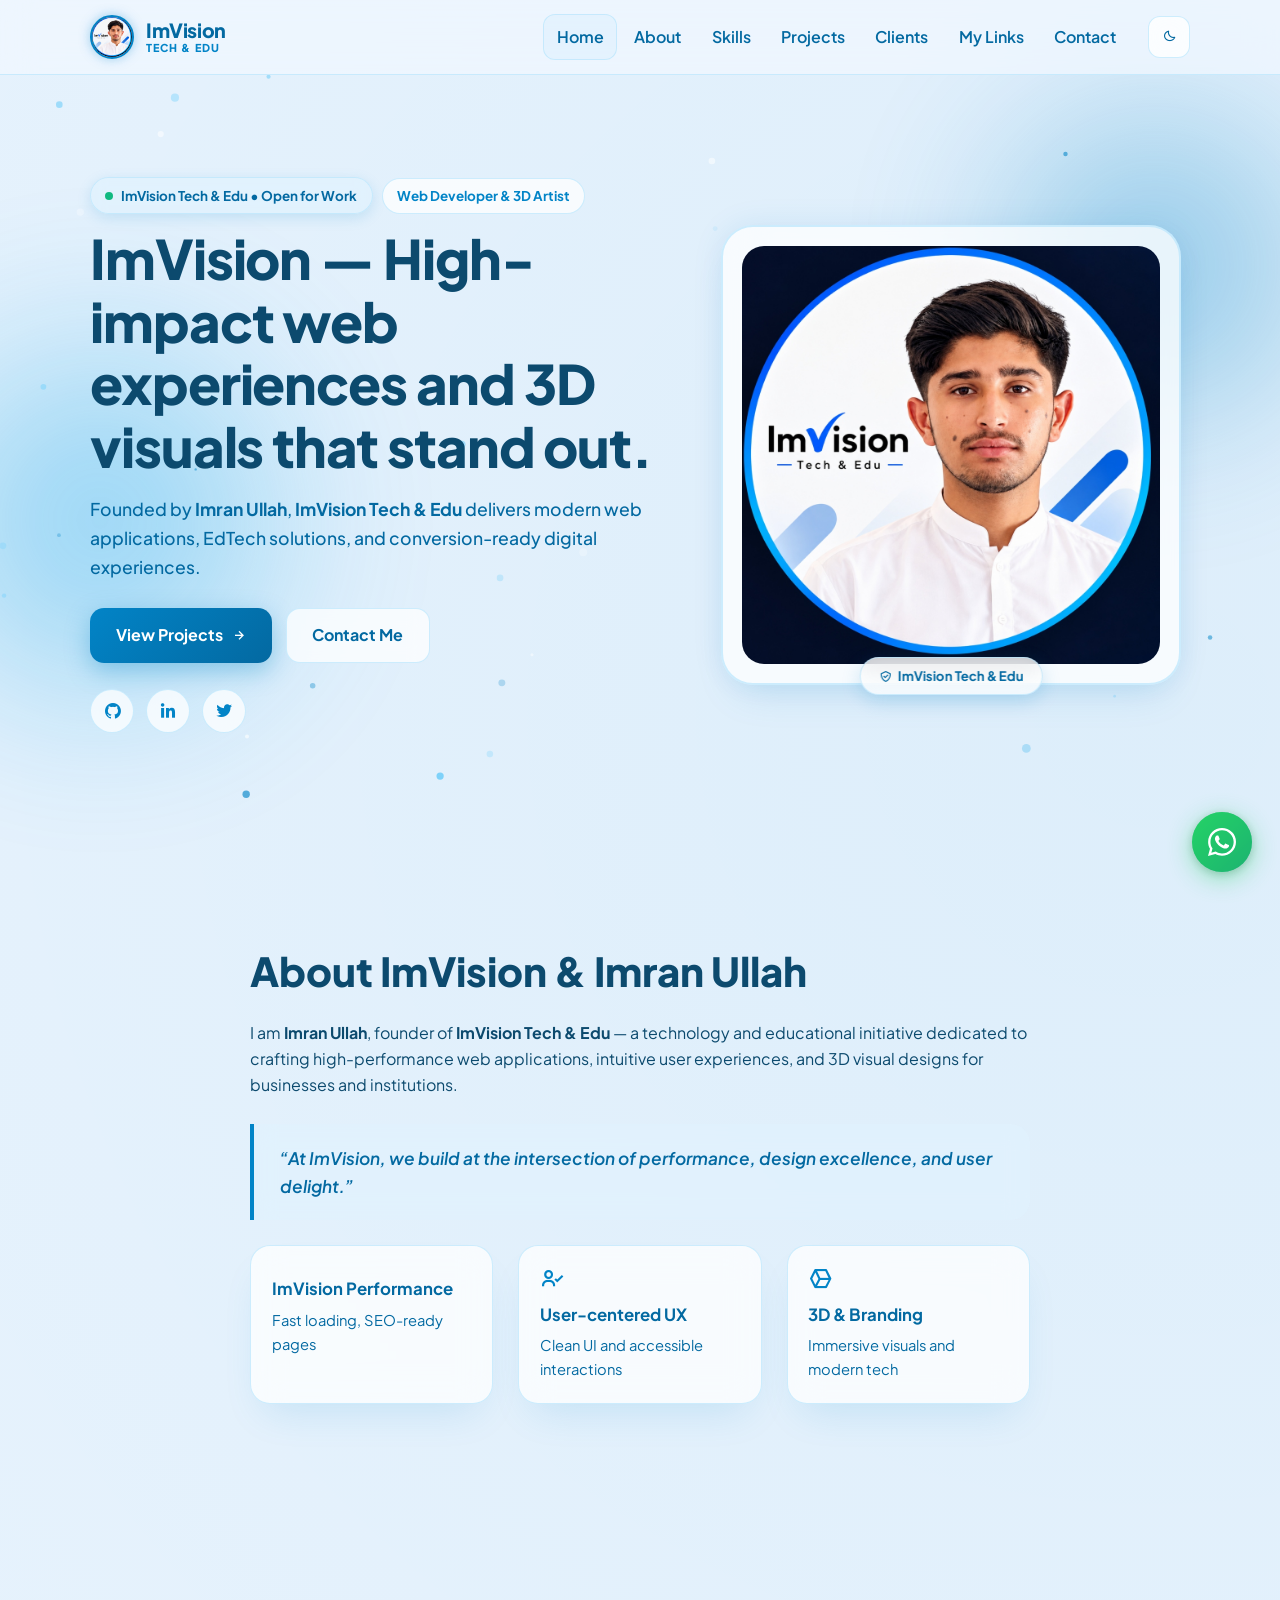
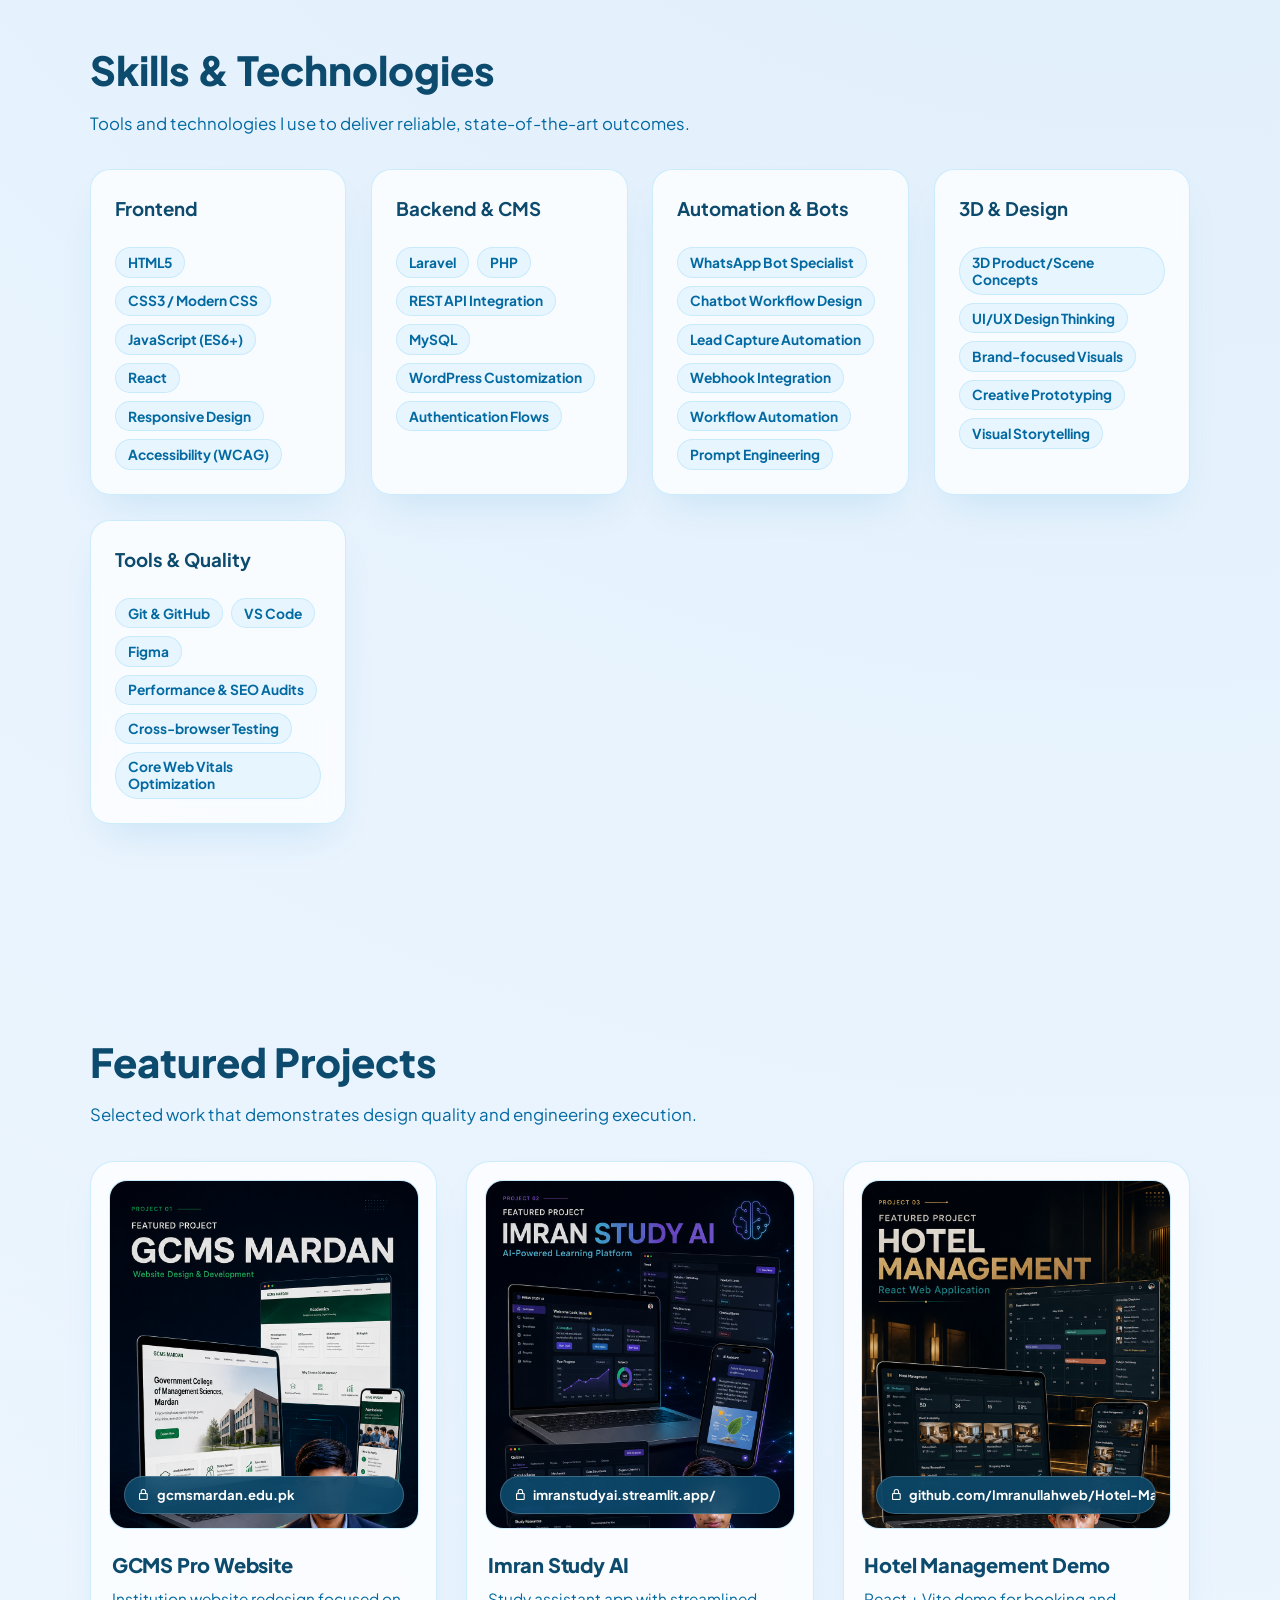
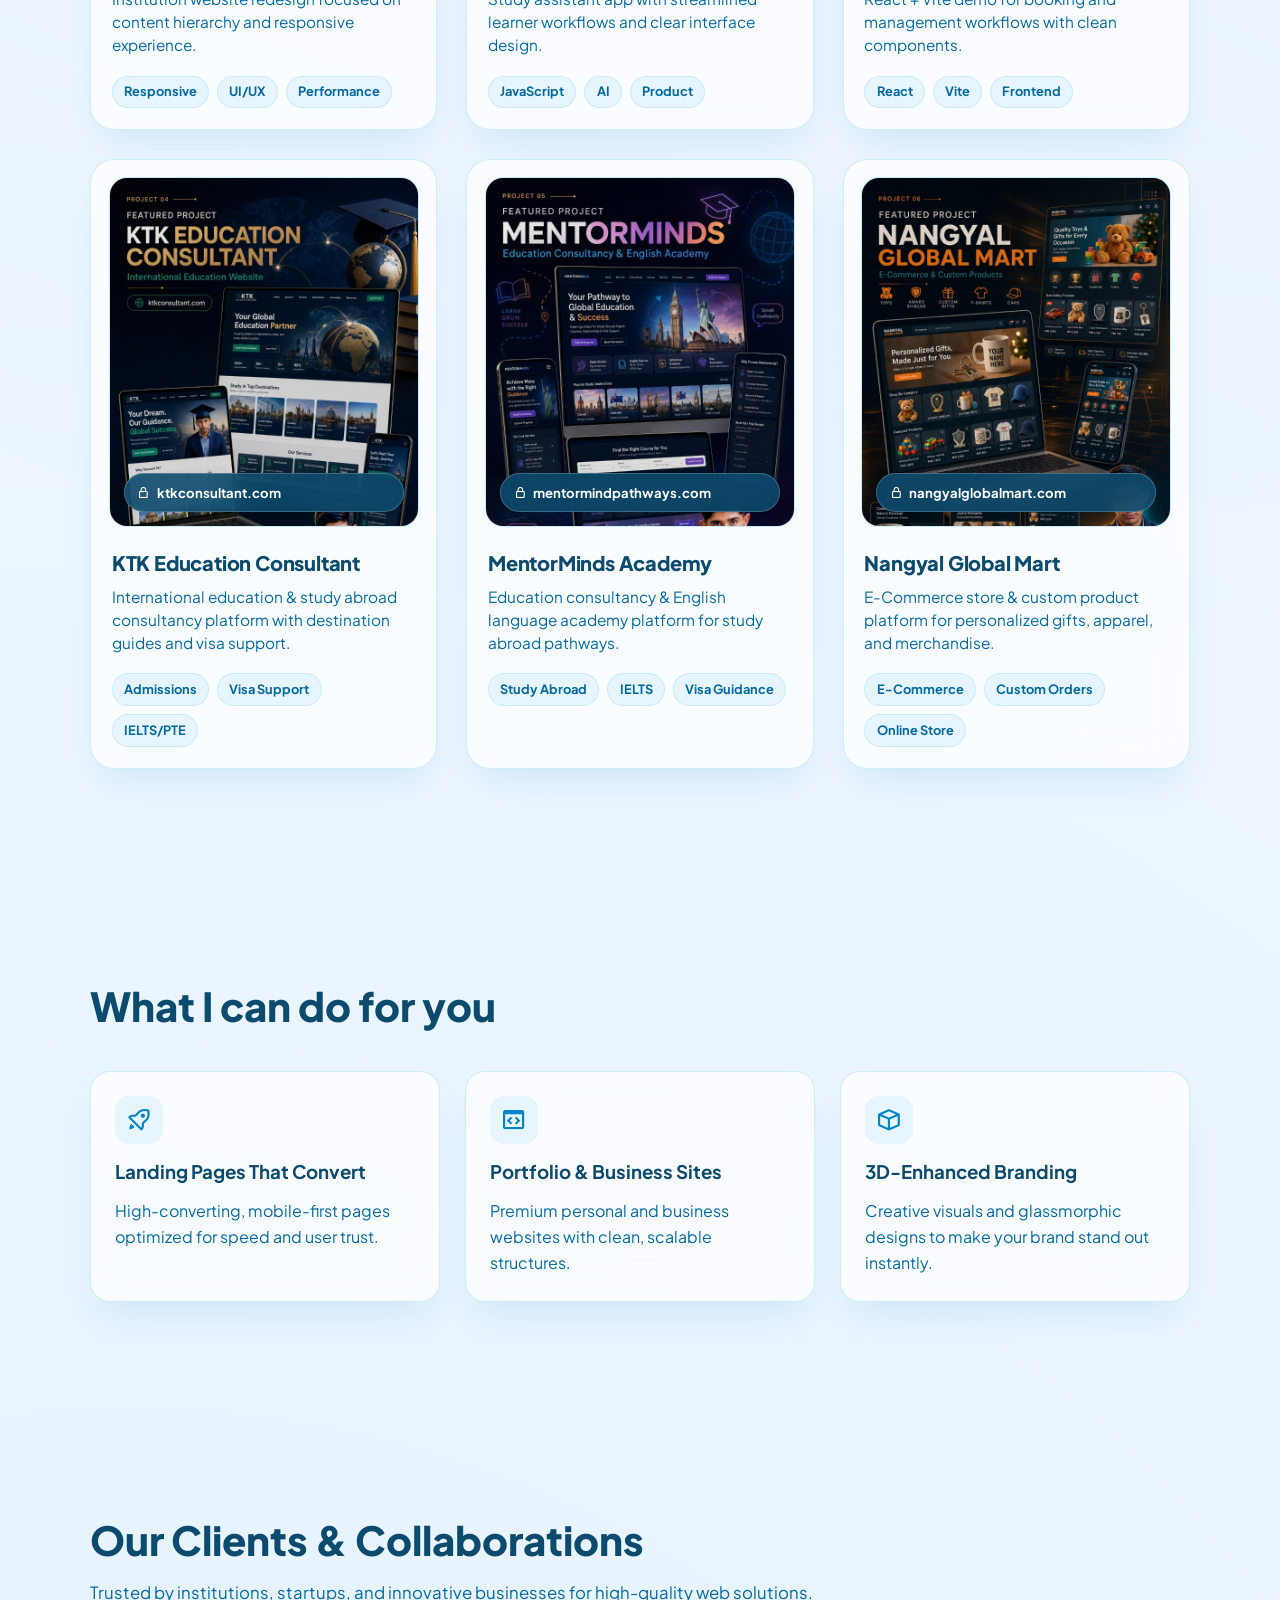
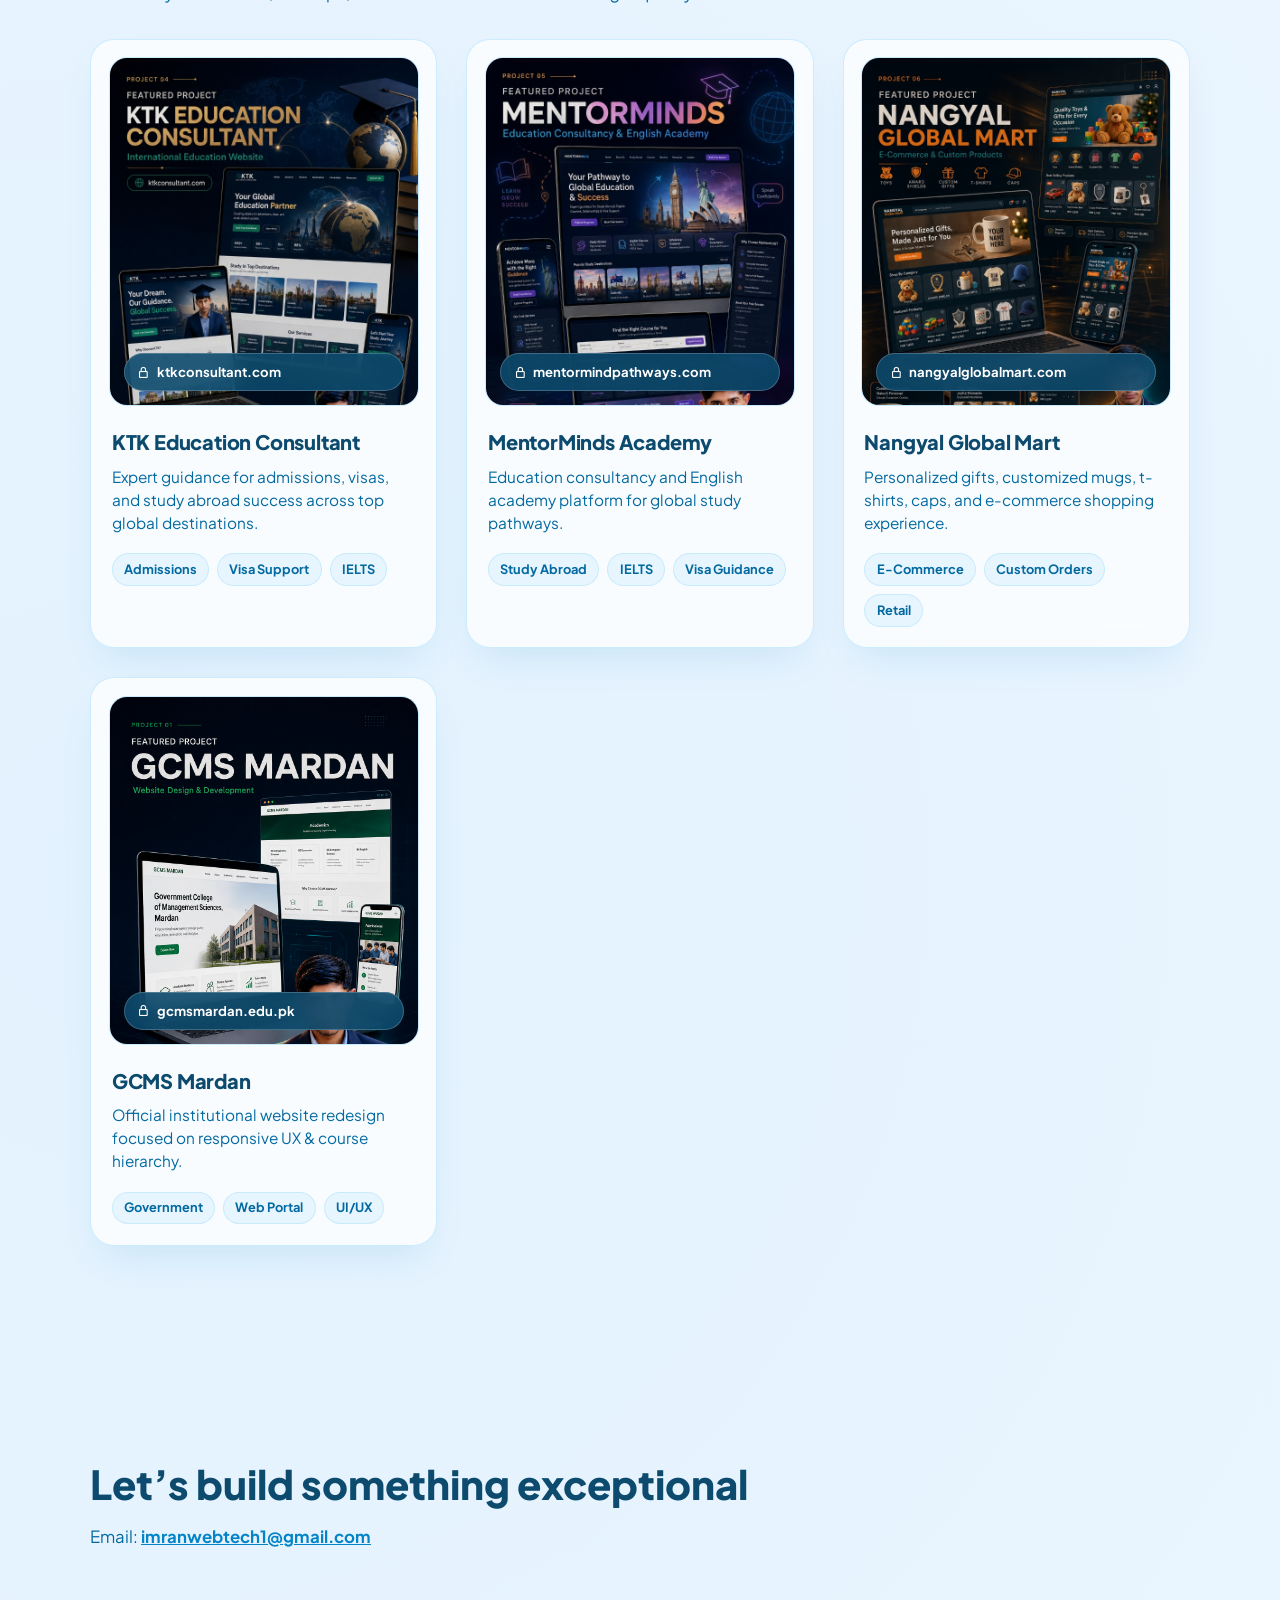
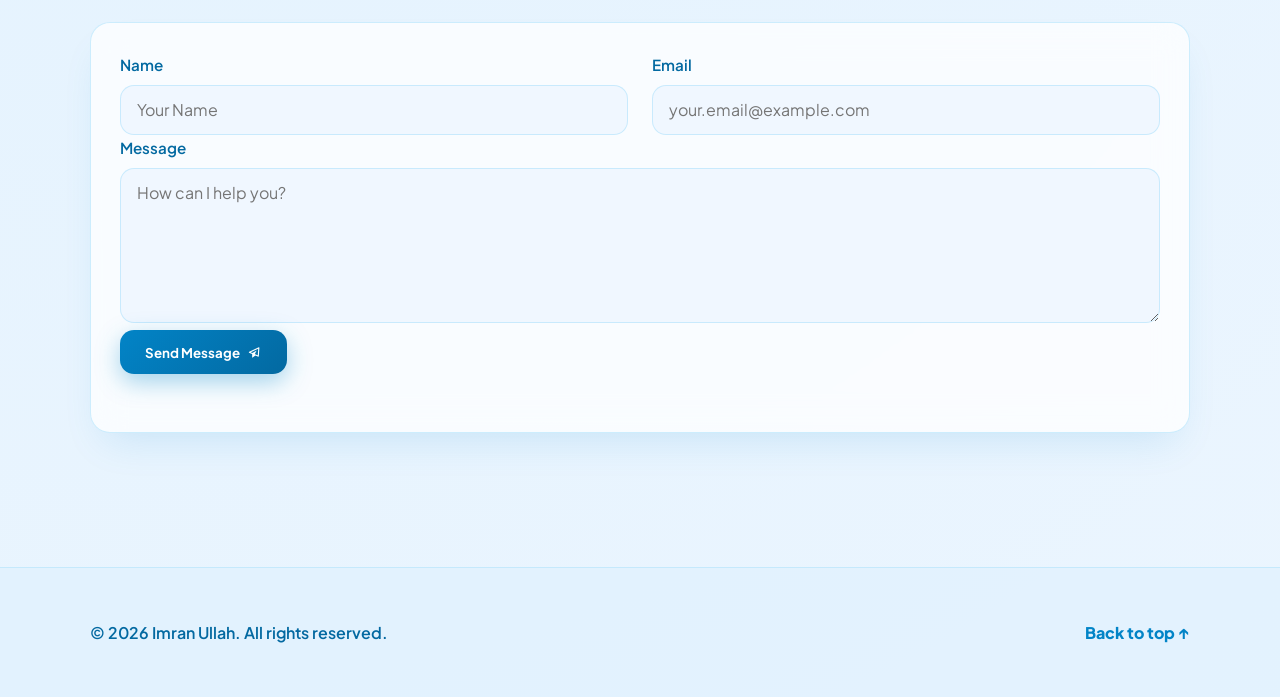
<file: index.html>
<!DOCTYPE html>
<html lang="en">
<head>
    <meta charset="UTF-8">
    <meta name="viewport" content="width=device-width, initial-scale=1.0">
    <title>ImVision | Imran Ullah — Web Developer & 3D Artist (ImVision Tech & Edu)</title>
    <meta name="description" content="Official Portfolio & Agency of ImVision Tech & Edu, founded by Imran Ullah. High-performance web development, EdTech applications, 3D visuals, and custom digital solutions.">
    <meta name="keywords" content="ImVision, ImVision Tech & Edu, ImVision Tech, Imran Ullah, Imran Ullah ImVision, ImVision Web Developer, ImVision Education, Web Developer Pakistan, 3D Artist Pakistan, ImVision Agency, GCMS Mardan, KTK Consultant, MentorMinds Academy, Nangyal Global Mart">
    <meta name="author" content="Imran Ullah (ImVision Tech & Edu)">
    <meta name="robots" content="index, follow, max-image-preview:large, max-snippet:-1, max-video-preview:-1">
    <link rel="canonical" href="https://imranullahweb.github.io/Imranullahweb.github.io/">

    <!-- Open Graph / Facebook / WhatsApp SEO -->
    <meta property="og:site_name" content="ImVision Tech & Edu">
    <meta property="og:title" content="ImVision | Imran Ullah — Web Developer & 3D Artist">
    <meta property="og:description" content="ImVision Tech & Edu — Official portfolio and digital agency of Imran Ullah. Building high-impact websites, EdTech products, and 3D visuals.">
    <meta property="og:type" content="website">
    <meta property="og:image" content="dp.png">
    <meta property="og:url" content="https://imranullahweb.github.io/Imranullahweb.github.io/">

    <!-- Twitter Card SEO -->
    <meta name="twitter:card" content="summary_large_image">
    <meta name="twitter:title" content="ImVision | Imran Ullah — Web Developer & 3D Artist">
    <meta name="twitter:description" content="Official Portfolio & Digital Agency of ImVision Tech & Edu, founded by Imran Ullah.">
    <meta name="twitter:image" content="dp.png">

    <!-- Schema.org JSON-LD Structured Data for Google Search (ImVision) -->
    <script type="application/ld+json">
    {
      "@context": "https://schema.org",
      "@type": "Organization",
      "name": "ImVision Tech & Edu",
      "alternateName": ["ImVision", "ImVision Tech", "ImVision Edu"],
      "url": "https://imranullahweb.github.io/Imranullahweb.github.io/",
      "logo": "https://imranullahweb.github.io/Imranullahweb.github.io/dp.png",
      "founder": {
        "@type": "Person",
        "name": "Imran Ullah",
        "jobTitle": "Web Developer & 3D Artist",
        "sameAs": [
          "https://github.com/Imranullahweb",
          "https://www.linkedin.com/in/imran-webtech-904082298/",
          "https://x.com/imran_ullah2"
        ]
      },
      "description": "ImVision Tech & Edu is a tech and education agency specializing in web development, EdTech applications, 3D visuals, and custom digital solutions."
    }
    </script>
    <script type="application/ld+json">
    {
      "@context": "https://schema.org",
      "@type": "Person",
      "name": "Imran Ullah",
      "alternateName": ["Imran Ullah ImVision", "ImVision Founder"],
      "jobTitle": "Founder & Lead Developer",
      "worksFor": {
        "@type": "Organization",
        "name": "ImVision Tech & Edu"
      },
      "url": "https://imranullahweb.github.io/Imranullahweb.github.io/",
      "image": "https://imranullahweb.github.io/Imranullahweb.github.io/dp.png",
      "sameAs": [
        "https://github.com/Imranullahweb",
        "https://www.linkedin.com/in/imran-webtech-904082298/",
        "https://x.com/imran_ullah2"
      ]
    }
    </script>

    <link rel="icon" href="dp.png" type="image/png">
    <link rel="preconnect" href="https://fonts.googleapis.com">
    <link rel="preconnect" href="https://fonts.gstatic.com" crossorigin>
    <link href="https://fonts.googleapis.com/css2?family=Plus+Jakarta+Sans:wght@400;500;600;700;800&display=swap" rel="stylesheet">
    <link rel="preconnect" href="https://unpkg.com">
    <link rel="stylesheet" href="style.css">
    <link href="https://unpkg.com/boxicons@2.1.4/css/boxicons.min.css" rel="stylesheet">
    <script defer src="script.js"></script>
</head>
<body>
    <a class="skip-link" href="#main-content">Skip to content</a>

    <!-- Floating 3D Background Glow Orbs -->
    <div class="bg-orb orb-1" aria-hidden="true"></div>
    <div class="bg-orb orb-2" aria-hidden="true"></div>

    <header class="site-header" id="site-header">
        <div class="container header-content">
            <a href="#home" class="brand" aria-label="ImVision Home">
                <img src="dp.png" alt="ImVision Tech & Edu Logo - Imran Ullah" class="brand-avatar" width="44" height="44">
                <span class="brand-name-wrap">
                    <span class="brand-main">ImVision</span>
                    <span class="brand-subtext">Tech &amp; Edu</span>
                </span>
            </a>

            <button class="menu-toggle" id="menu-toggle" aria-label="Toggle navigation" aria-expanded="false" aria-controls="site-nav">
                <i class="bx bx-menu"></i>
            </button>

            <nav class="site-nav" id="site-nav" aria-label="Primary navigation">
                <a href="#home" class="nav-link active">Home</a>
                <a href="#about" class="nav-link">About</a>
                <a href="#skills" class="nav-link">Skills</a>
                <a href="#projects" class="nav-link">Projects</a>
                <a href="#clients" class="nav-link">Clients</a>
                <a href="links.html" class="nav-link">My Links</a>
                <a href="#contact" class="nav-link">Contact</a>
            </nav>

            <button class="theme-toggle" id="theme-toggle" aria-label="Switch color theme" aria-pressed="false">
                <i class="bx bx-moon"></i>
            </button>
        </div>
    </header>

    <main id="main-content">
        <section class="hero section" id="home">
            <canvas id="ocean-canvas" class="ocean-canvas"></canvas>
            <div class="container hero-grid">
                <div class="hero-copy reveal">
                    <div class="badge-group">
                        <span class="ocean-status-badge">
                            <span class="pulse-dot"></span>
                            ImVision Tech &amp; Edu • Open for Work
                        </span>
                        <span class="eyebrow">Web Developer &amp; 3D Artist</span>
                    </div>
                    <h1>ImVision — High-impact web experiences and 3D visuals that stand out.</h1>
                    <p class="lead">Founded by <strong>Imran Ullah</strong>, <strong>ImVision Tech &amp; Edu</strong> delivers modern web applications, EdTech solutions, and conversion-ready digital experiences.</p>
                    <div class="cta-group">
                        <a class="btn btn-primary" href="#projects">View Projects <i class="bx bx-right-arrow-alt"></i></a>
                        <a class="btn btn-secondary" href="#contact">Contact Me</a>
                    </div>
                    <ul class="social-list" aria-label="Social links">
                        <li><a href="https://github.com/Imranullahweb" target="_blank" rel="noopener" aria-label="GitHub"><i class="bx bxl-github"></i></a></li>
                        <li><a href="https://www.linkedin.com/in/imran-webtech-904082298/" target="_blank" rel="noopener" aria-label="LinkedIn"><i class="bx bxl-linkedin"></i></a></li>
                        <li><a href="https://x.com/imran_ullah2" target="_blank" rel="noopener" aria-label="X"><i class="bx bxl-twitter"></i></a></li>
                    </ul>
                </div>
                <div class="hero-media reveal 3d-card-wrap">
                    <div class="hero-media-inner">
                        <img src="dp.png" alt="Imran Ullah - ImVision Tech & Edu" width="560" height="560" loading="eager" decoding="async">
                        <div class="hero-media-badge">
                            <i class="bx bx-check-shield"></i> ImVision Tech &amp; Edu
                        </div>
                    </div>
                </div>
            </div>
        </section>

        <section class="about section" id="about">
            <div class="container narrow reveal">
                <h2>About ImVision &amp; Imran Ullah</h2>
                <p>I am <strong>Imran Ullah</strong>, founder of <strong>ImVision Tech &amp; Edu</strong> — a technology and educational initiative dedicated to crafting high-performance web applications, intuitive user experiences, and 3D visual designs for businesses and institutions.</p>
                <blockquote class="glass-quote">
                    <p>“At ImVision, we build at the intersection of performance, design excellence, and user delight.”</p>
                </blockquote>
                <div class="about-highlights" role="list">
                    <div class="highlight glass-card" role="listitem">
                        <i class="bx bx-zap highlight-icon"></i>
                        <strong>ImVision Performance</strong>
                        <span>Fast loading, SEO-ready pages</span>
                    </div>
                    <div class="highlight glass-card" role="listitem">
                        <i class="bx bx-user-check highlight-icon"></i>
                        <strong>User-centered UX</strong>
                        <span>Clean UI and accessible interactions</span>
                    </div>
                    <div class="highlight glass-card" role="listitem">
                        <i class="bx bx-cube-alt highlight-icon"></i>
                        <strong>3D &amp; Branding</strong>
                        <span>Immersive visuals and modern tech</span>
                    </div>
                </div>
            </div>
        </section>

        <section class="skills section" id="skills">
            <div class="container">
                <div class="section-head reveal">
                    <h2>Skills & Technologies</h2>
                    <p>Tools and technologies I use to deliver reliable, state-of-the-art outcomes.</p>
                </div>
                <div class="skills-grid">
                    <article class="card skill-card glass-card reveal">
                        <h3>Frontend</h3>
                        <ul class="skill-chips">
                            <li>HTML5</li>
                            <li>CSS3 / Modern CSS</li>
                            <li>JavaScript (ES6+)</li>
                            <li>React</li>
                            <li>Responsive Design</li>
                            <li>Accessibility (WCAG)</li>
                        </ul>
                    </article>
                    <article class="card skill-card glass-card reveal">
                        <h3>Backend & CMS</h3>
                        <ul class="skill-chips">
                            <li>Laravel</li>
                            <li>PHP</li>
                            <li>REST API Integration</li>
                            <li>MySQL</li>
                            <li>WordPress Customization</li>
                            <li>Authentication Flows</li>
                        </ul>
                    </article>
                    <article class="card skill-card glass-card reveal">
                        <h3>Automation & Bots</h3>
                        <ul class="skill-chips">
                            <li>WhatsApp Bot Specialist</li>
                            <li>Chatbot Workflow Design</li>
                            <li>Lead Capture Automation</li>
                            <li>Webhook Integration</li>
                            <li>Workflow Automation</li>
                            <li>Prompt Engineering</li>
                        </ul>
                    </article>
                    <article class="card skill-card glass-card reveal">
                        <h3>3D & Design</h3>
                        <ul class="skill-chips">
                            <li>3D Product/Scene Concepts</li>
                            <li>UI/UX Design Thinking</li>
                            <li>Brand-focused Visuals</li>
                            <li>Creative Prototyping</li>
                            <li>Visual Storytelling</li>
                        </ul>
                    </article>
                    <article class="card skill-card glass-card reveal">
                        <h3>Tools & Quality</h3>
                        <ul class="skill-chips">
                            <li>Git & GitHub</li>
                            <li>VS Code</li>
                            <li>Figma</li>
                            <li>Performance & SEO Audits</li>
                            <li>Cross-browser Testing</li>
                            <li>Core Web Vitals Optimization</li>
                        </ul>
                    </article>
                </div>
            </div>
        </section>

        <section class="projects section" id="projects">
            <div class="container">
                <div class="section-head reveal">
                    <h2>Featured Projects</h2>
                    <p>Selected work that demonstrates design quality and engineering execution.</p>
                </div>
                <div class="cards-grid" id="projects-grid" aria-live="polite"></div>
            </div>
        </section>

        <section class="services section" id="services">
            <div class="container">
                <div class="section-head reveal">
                    <h2>What I can do for you</h2>
                </div>
                <div class="services-grid">
                    <article class="card glass-card reveal">
                        <div class="service-icon"><i class="bx bx-rocket"></i></div>
                        <h3>Landing Pages That Convert</h3>
                        <p>High-converting, mobile-first pages optimized for speed and user trust.</p>
                    </article>
                    <article class="card glass-card reveal">
                        <div class="service-icon"><i class="bx bx-code-block"></i></div>
                        <h3>Portfolio & Business Sites</h3>
                        <p>Premium personal and business websites with clean, scalable structures.</p>
                    </article>
                    <article class="card glass-card reveal">
                        <div class="service-icon"><i class="bx bx-cube"></i></div>
                        <h3>3D-Enhanced Branding</h3>
                        <p>Creative visuals and glassmorphic designs to make your brand stand out instantly.</p>
                    </article>
                </div>
            </div>
        </section>

        <section class="clients section" id="clients">
            <div class="container">
                <div class="section-head reveal">
                    <h2>Our Clients & Collaborations</h2>
                    <p>Trusted by institutions, startups, and innovative businesses for high-quality web solutions.</p>
                </div>
                <div class="clients-grid" id="clients-grid" aria-live="polite"></div>
            </div>
        </section>

        <section class="contact section" id="contact">
            <div class="container contact-wrap">
                <div class="section-head reveal">
                    <h2>Let’s build something exceptional</h2>
                    <p>Email: <a href="mailto:imranwebtech1@gmail.com" class="email-link">imranwebtech1@gmail.com</a></p>
                </div>

                <form class="contact-form glass-card reveal" id="contact-form" aria-label="Contact form">
                    <div class="input-grid">
                        <label>
                            <span>Name</span>
                            <input type="text" name="name" autocomplete="name" required placeholder="Your Name">
                        </label>
                        <label>
                            <span>Email</span>
                            <input type="email" name="email" autocomplete="email" required placeholder="your.email@example.com">
                        </label>
                    </div>
                    <label>
                        <span>Message</span>
                        <textarea name="message" rows="6" required placeholder="How can I help you?"></textarea>
                    </label>
                    <button type="submit" class="btn btn-primary">Send Message <i class="bx bx-paper-plane"></i></button>
                    <p id="form-status" class="form-status" role="status" aria-live="polite"></p>
                </form>
            </div>
        </section>
    </main>

    <footer class="site-footer">
        <div class="container footer-content">
            <p>&copy; <span id="year"></span> Imran Ullah. All rights reserved.</p>
            <a href="#home" class="back-top" aria-label="Back to top">Back to top ↑</a>
        </div>
    </footer>

    <!-- WhatsApp Floating Button -->
    <a href="https://wa.me/923325503865" target="_blank" rel="noopener noreferrer"
       class="whatsapp-fab" id="whatsapp-fab" aria-label="Chat on WhatsApp">
        <span class="whatsapp-tooltip">👋 Chat on WhatsApp!</span>
        <svg class="whatsapp-icon" xmlns="http://www.w3.org/2000/svg" viewBox="0 0 448 512" aria-hidden="true">
            <path d="M380.9 97.1C339 55.1 283.2 32 223.9 32c-122.4 0-222 99.6-222 222 0 39.1 10.2 77.3 29.6 111L0 480l117.7-30.9c32.4 17.7 68.9 27 106.1 27h.1c122.3 0 224.1-99.6 224.1-222 0-59.3-23.1-115-65-157zm-157 341.6c-33.2 0-65.7-8.9-94-25.7l-6.7-4-69.8 18.3L72 359.2l-4.4-7c-18.5-29.4-28.2-63.3-28.2-98.2 0-101.7 82.8-184.5 184.6-184.5 49.3 0 95.6 19.2 130.4 54.1 34.8 34.9 56.2 81.2 56.1 130.5 0 101.8-84.9 184.6-186.6 184.6zm101.2-138.2c-5.5-2.8-32.8-16.2-37.9-18-5.1-1.9-8.8-2.8-12.5 2.8-3.7 5.6-14.3 18-17.6 21.8-3.2 3.7-6.5 4.2-12 1.4-32.6-16.3-54-29.1-75.5-66-5.7-9.8 5.7-9.1 16.3-30.3 1.8-3.7.9-6.9-.5-9.7-1.4-2.8-12.5-30.1-17.1-41.2-4.5-10.8-9.1-9.3-12.5-9.5-3.2-.2-6.9-.2-10.6-.2-3.7 0-9.7 1.4-14.8 6.9-5.1 5.6-19.4 19-19.4 46.3 0 27.3 19.9 53.7 22.6 57.4 2.8 3.7 39.1 59.7 94.8 83.8 35.2 15.2 49 16.5 66.6 13.9 10.7-1.6 32.8-13.4 37.4-26.4 4.6-13 4.6-24.1 3.2-26.4-1.3-2.5-5-3.9-10.5-6.6z"/>
        </svg>
        <span class="whatsapp-pulse"></span>
    </a>
</body>
</html>
</file>
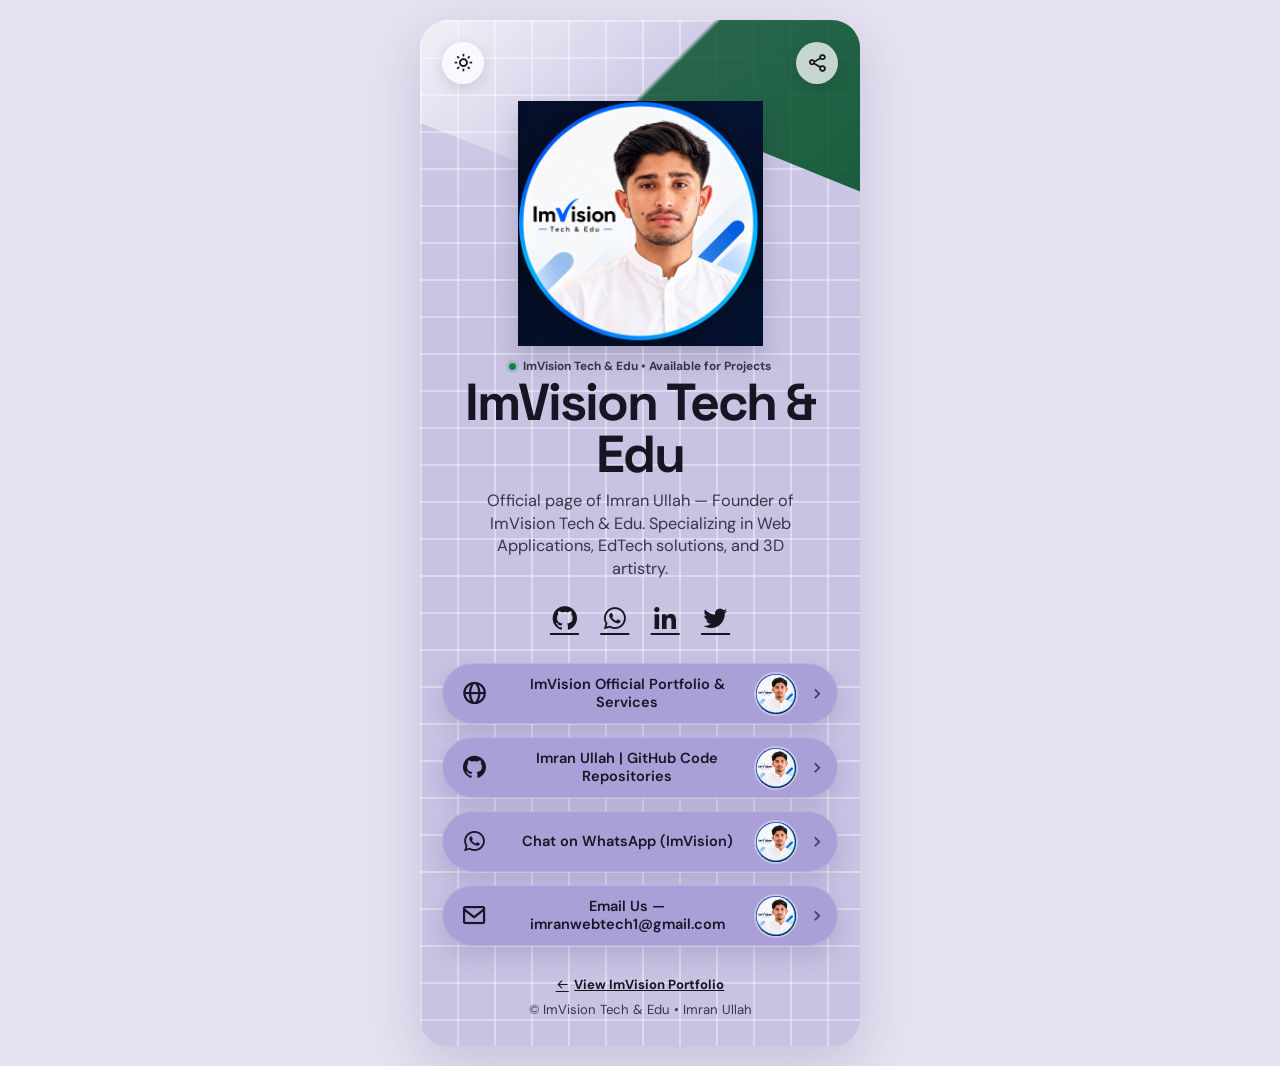
<file: links.html>
<!DOCTYPE html>
<html lang="en">
<head>
    <meta charset="UTF-8">
    <meta name="viewport" content="width=device-width, initial-scale=1.0">
    <title>ImVision Tech & Edu | Imran Ullah — Links</title>
    <meta name="description" content="Connect with Imran Ullah, Founder of ImVision Tech & Edu — Web Developer, 3D Artist, and Software Solutions Specialist.">
    <meta name="keywords" content="ImVision, ImVision Tech & Edu, Imran Ullah, Imran Ullah ImVision, Web Developer Pakistan, 3D Artist">
    <meta property="og:title" content="ImVision Tech & Edu | Imran Ullah — Links">
    <meta property="og:description" content="Connect with Imran Ullah, Founder of ImVision Tech & Edu. Web developer & 3D artist.">
    <meta property="og:image" content="dp.png">
    <link rel="icon" href="dp.png" type="image/png">
    <link rel="preconnect" href="https://fonts.googleapis.com">
    <link rel="preconnect" href="https://fonts.gstatic.com" crossorigin>
    <link href="https://fonts.googleapis.com/css2?family=DM+Sans:wght@400;500;600;700&family=Space+Grotesk:wght@500;600;700&display=swap" rel="stylesheet">
    <link href="https://unpkg.com/boxicons@2.1.4/css/boxicons.min.css" rel="stylesheet">
    <link rel="stylesheet" href="links.css">
    <script defer src="links.js"></script>
</head>
<body>
    <main class="profile-shell">
        <div class="profile-topbar">
            <button class="round-button" id="theme-toggle" type="button" aria-label="Switch color theme" aria-pressed="false">
                <i class="bx bx-sun"></i>
            </button>
            <button class="round-button" id="share-button" type="button" aria-label="Share this profile">
                <i class="bx bx-share-alt"></i>
            </button>
        </div>

        <section class="profile-intro" aria-labelledby="profile-name">
            <div class="portrait-frame">
                <img src="dp.png" alt="Imran Ullah - ImVision Tech & Edu" width="230" height="260">
            </div>
            <p class="availability"><span></span> ImVision Tech &amp; Edu • Available for Projects</p>
            <h1 id="profile-name">ImVision Tech &amp; Edu</h1>
            <p class="bio">Official page of Imran Ullah — Founder of ImVision Tech &amp; Edu. Specializing in Web Applications, EdTech solutions, and 3D artistry.</p>
        </section>

        <nav class="social-links" aria-label="Social media profiles">
            <a href="https://github.com/Imranullahweb" target="_blank" rel="noopener" aria-label="GitHub"><i class="bx bxl-github"></i></a>
            <a href="https://wa.me/923325503865" target="_blank" rel="noopener" aria-label="WhatsApp"><i class="bx bxl-whatsapp"></i></a>
            <a href="https://www.linkedin.com/in/imran-webtech-904082298/" target="_blank" rel="noopener" aria-label="LinkedIn"><i class="bx bxl-linkedin"></i></a>
            <a href="https://x.com/imran_ullah2" target="_blank" rel="noopener" aria-label="X"><i class="bx bxl-twitter"></i></a>
        </nav>

        <section class="profile-links" aria-label="Featured links">
            <a class="link-card" href="index.html">
                <span class="link-icon"><i class="bx bx-globe"></i></span>
                <span class="link-copy">ImVision Official Portfolio &amp; Services</span>
                <img src="dp.png" alt="" class="link-avatar" width="44" height="44">
                <i class="bx bx-chevron-right link-menu" aria-hidden="true"></i>
            </a>
            <a class="link-card" href="https://github.com/Imranullahweb" target="_blank" rel="noopener">
                <span class="link-icon"><i class="bx bxl-github"></i></span>
                <span class="link-copy">Imran Ullah | GitHub Code Repositories</span>
                <img src="dp.png" alt="" class="link-avatar" width="44" height="44">
                <i class="bx bx-chevron-right link-menu" aria-hidden="true"></i>
            </a>
            <a class="link-card" href="https://wa.me/923325503865" target="_blank" rel="noopener">
                <span class="link-icon"><i class="bx bxl-whatsapp"></i></span>
                <span class="link-copy">Chat on WhatsApp (ImVision)</span>
                <img src="dp.png" alt="" class="link-avatar" width="44" height="44">
                <i class="bx bx-chevron-right link-menu" aria-hidden="true"></i>
            </a>
            <a class="link-card" href="mailto:imranwebtech1@gmail.com">
                <span class="link-icon"><i class="bx bx-envelope"></i></span>
                <span class="link-copy">Email Us — imranwebtech1@gmail.com</span>
                <img src="dp.png" alt="" class="link-avatar" width="44" height="44">
                <i class="bx bx-chevron-right link-menu" aria-hidden="true"></i>
            </a>
        </section>

        <footer class="profile-footer">
            <a href="index.html"><i class="bx bx-arrow-back"></i> View ImVision Portfolio</a>
            <p>&copy; ImVision Tech &amp; Edu • Imran Ullah</p>
        </footer>
    </main>
</body>
</html>
</file>
<file: style.css>
:root {
    /* Ocean Blue & White Premium Theme - Light Mode */
    --bg: #f0f7ff;
    --surface: rgba(255, 255, 255, 0.75);
    --surface-2: rgba(224, 242, 254, 0.75);
    --text: #0c4a6e;
    --muted: #0369a1;
    --primary: #0284c7;        /* Sky / Ocean Blue */
    --primary-strong: #0369a1; /* Deep Ocean Blue */
    --accent: #0ea5e9;         /* Vibrant Cyan/Sky Accent */
    --border: rgba(186, 230, 253, 0.7);
    --glass-bg: rgba(255, 255, 255, 0.7);
    --glass-border: rgba(255, 255, 255, 0.6);
    --shadow: 0 20px 40px -15px rgba(2, 132, 199, 0.15);
    --radius: 20px;
    --space: clamp(1rem, 1.2vw + .6rem, 1.8rem);
}

:root[data-theme="dark"] {
    /* Ocean Blue & White Premium Theme - Dark Mode */
    --bg: #070d19;
    --surface: rgba(15, 23, 42, 0.75);
    --surface-2: rgba(30, 41, 59, 0.75);
    --text: #f0f9ff;
    --muted: #93c5fd;
    --primary: #38bdf8;
    --primary-strong: #0ea5e9;
    --accent: #06b6d4;
    --border: rgba(56, 189, 248, 0.25);
    --glass-bg: rgba(15, 23, 42, 0.75);
    --glass-border: rgba(255, 255, 255, 0.1);
    --shadow: 0 25px 50px -12px rgba(0, 0, 0, 0.5);
}

* { box-sizing: border-box; }
html { 
    scroll-behavior: smooth; 
    overflow-x: hidden;
    width: 100%;
}
body {
    margin: 0;
    padding: 0;
    width: 100%;
    overflow-x: hidden;
    font-family: 'Plus Jakarta Sans', -apple-system, BlinkMacSystemFont, "Segoe UI", Roboto, sans-serif;
    background: radial-gradient(circle at 90% 10%, color-mix(in oklab, var(--primary), transparent 92%), transparent 50%),
                radial-gradient(circle at 10% 80%, color-mix(in oklab, var(--accent), transparent 94%), transparent 50%),
                var(--bg);
    color: var(--text);
    line-height: 1.65;
}

/* Global Responsive Image Rule to Prevent Mobile Overflow */
img {
    max-width: 100%;
    height: auto;
    display: block;
}

/* Floating 3D Background Glow Orbs */
.bg-orb {
    position: fixed;
    border-radius: 50%;
    filter: blur(80px);
    pointer-events: none;
    z-index: 0;
    opacity: 0.45;
    animation: float-orb 12s ease-in-out infinite alternate;
}
.orb-1 {
    width: 350px;
    height: 350px;
    top: 10%;
    right: -50px;
    background: radial-gradient(circle, var(--primary), transparent);
}
.orb-2 {
    width: 400px;
    height: 400px;
    bottom: 20%;
    left: -100px;
    background: radial-gradient(circle, var(--accent), transparent);
    animation-delay: -6s;
}

@keyframes float-orb {
    0% { transform: translate(0, 0) scale(1); }
    50% { transform: translate(-30px, 40px) scale(1.1); }
    100% { transform: translate(20px, -30px) scale(0.95); }
}

/* Ocean Canvas */
.ocean-canvas {
    position: absolute;
    inset: 0;
    width: 100%;
    height: 100%;
    pointer-events: none;
    z-index: 0;
}

.hero { position: relative; overflow: hidden; padding-top: clamp(3rem, 7vw, 5rem); }
.hero-grid { position: relative; z-index: 1; }

a { color: inherit; text-decoration: none; }

.skip-link {
    position: absolute;
    left: .5rem;
    top: -4rem;
    background: var(--primary);
    color: #fff;
    padding: .6rem .9rem;
    border-radius: .6rem;
    z-index: 999;
}
.skip-link:focus-visible { top: .5rem; }

.container { width: min(1100px, 90vw); margin-inline: auto; }
.narrow { width: min(780px, 90vw); }
.section { padding: clamp(3.5rem, 8vw, 6.5rem) 0; position: relative; z-index: 1; }

/* Header & Nav — Glassmorphism */
.site-header {
    position: sticky;
    top: 0;
    z-index: 100;
    backdrop-filter: blur(16px);
    -webkit-backdrop-filter: blur(16px);
    background: color-mix(in oklab, var(--bg), transparent 25%);
    border-bottom: 1px solid var(--border);
    transition: all .3s ease;
}
.site-header.scrolled { 
    box-shadow: 0 10px 30px rgba(2, 132, 199, 0.12);
    border-bottom-color: var(--primary);
}

.header-content {
    display: flex;
    align-items: center;
    gap: .8rem;
    min-height: 74px;
}
.brand { 
    display: inline-flex; 
    align-items: center; 
    gap: .75rem; 
    font-weight: 800; 
    color: var(--primary-strong); 
    font-size: 1.15rem; 
}
:root[data-theme="dark"] .brand { color: #ffffff; }

.brand-name-wrap {
    display: flex;
    flex-direction: column;
    line-height: 1.1;
}
.brand-main {
    font-weight: 800;
    font-size: 1.22rem;
    color: var(--primary-strong);
    letter-spacing: -0.02em;
}
:root[data-theme="dark"] .brand-main { color: #ffffff; }

.brand-subtext {
    font-size: 0.68rem;
    font-weight: 800;
    text-transform: uppercase;
    letter-spacing: 0.1em;
    color: var(--primary);
}
:root[data-theme="dark"] .brand-subtext { color: var(--accent); }


.brand-avatar {
    width: 44px;
    height: 44px;
    border-radius: 50%;
    object-fit: cover;
    border: 2px solid var(--primary);
    box-shadow: 0 0 12px rgba(2, 132, 199, 0.35);
    transition: transform 0.3s ease;
}
.brand:hover .brand-avatar {
    transform: scale(1.08) rotate(4deg);
}

.site-nav { margin-left: auto; display: flex; gap: .2rem; }
.nav-link {
    padding: .6rem .85rem;
    border-radius: 12px;
    color: var(--muted);
    font-weight: 600;
    transition: all .25s ease;
}
.nav-link:hover, .nav-link.active {
    color: var(--primary-strong);
    background: var(--surface-2);
    box-shadow: inset 0 0 0 1px var(--border);
}
:root[data-theme="dark"] .nav-link:hover, 
:root[data-theme="dark"] .nav-link.active {
    color: #ffffff;
    background: var(--surface-2);
}

.theme-toggle,
.menu-toggle {
    border: 1px solid var(--border);
    background: var(--surface);
    color: var(--primary-strong);
    width: 42px;
    height: 42px;
    border-radius: 12px;
    display: grid;
    place-items: center;
    cursor: pointer;
    backdrop-filter: blur(10px);
    transition: all .25s ease;
}
.theme-toggle:hover, .menu-toggle:hover {
    background: var(--surface-2);
    transform: scale(1.05);
}
.theme-toggle { margin-left: .35rem; }
.menu-toggle { display: none; }

/* Hero Section Grid */
.hero-grid {
    display: grid;
    gap: clamp(1.5rem, 3vw, 3rem);
    align-items: center;
    grid-template-columns: 1.1fr 0.9fr;
}

.badge-group {
    display: flex;
    flex-wrap: wrap;
    align-items: center;
    gap: .6rem;
    margin-bottom: .8rem;
}

/* Ocean Status Badge with Pulse Dot */
.ocean-status-badge {
    display: inline-flex;
    align-items: center;
    gap: .5rem;
    padding: .4rem .9rem;
    border-radius: 999px;
    background: var(--surface-2);
    color: var(--primary-strong);
    font-weight: 700;
    font-size: .84rem;
    border: 1px solid var(--border);
    backdrop-filter: blur(8px);
    box-shadow: 0 4px 14px rgba(2, 132, 199, 0.15);
}

.pulse-dot {
    width: 8px;
    height: 8px;
    border-radius: 50%;
    background: #10b981;
    box-shadow: 0 0 0 0 rgba(16, 185, 129, 0.7);
    animation: pulse-ring 1.8s infinite;
}

@keyframes pulse-ring {
    0% { box-shadow: 0 0 0 0 rgba(16, 185, 129, 0.7); }
    70% { box-shadow: 0 0 0 8px rgba(16, 185, 129, 0); }
    100% { box-shadow: 0 0 0 0 rgba(16, 185, 129, 0); }
}

.eyebrow {
    display: inline-flex;
    padding: .38rem .85rem;
    border-radius: 999px;
    background: var(--surface);
    color: var(--primary);
    font-weight: 700;
    font-size: .84rem;
    border: 1px solid var(--border);
}

h1 { 
    font-size: clamp(2.1rem, 4.8vw, 3.4rem); 
    line-height: 1.15; 
    margin: .8rem 0; 
    font-weight: 800;
    color: var(--text);
    letter-spacing: -0.02em;
}

.lead { 
    color: var(--muted); 
    max-width: 62ch; 
    font-size: 1.1rem;
    font-weight: 500;
}

.cta-group { display: flex; flex-wrap: wrap; gap: .85rem; margin: 1.6rem 0; }
.btn {
    border: 0;
    border-radius: 14px;
    display: inline-flex;
    align-items: center;
    justify-content: center;
    gap: .5rem;
    padding: .85rem 1.6rem;
    font-weight: 700;
    cursor: pointer;
    font-family: inherit;
    transition: all .3s cubic-bezier(0.4, 0, 0.2, 1);
}
.btn-primary { 
    background: linear-gradient(135deg, var(--primary) 0%, var(--primary-strong) 100%); 
    color: #ffffff !important; 
    box-shadow: 0 8px 24px rgba(2, 132, 199, 0.35);
}
.btn-primary:hover { 
    transform: translateY(-3px) scale(1.02);
    box-shadow: 0 14px 32px rgba(2, 132, 199, 0.45);
}

.btn-secondary { 
    background: var(--surface); 
    border: 1.5px solid var(--border); 
    color: var(--primary-strong);
    backdrop-filter: blur(10px);
}
.btn-secondary:hover {
    background: var(--surface-2);
    transform: translateY(-3px);
    border-color: var(--primary);
}

.social-list { display: flex; list-style: none; padding: 0; margin: 1.2rem 0 0; gap: .75rem; }
.social-list a {
    width: 44px;
    height: 44px;
    border-radius: 50%;
    display: grid;
    place-items: center;
    background: var(--surface);
    border: 1.5px solid var(--border);
    color: var(--primary);
    font-size: 1.2rem;
    backdrop-filter: blur(10px);
    transition: all .3s ease;
}
.social-list a:hover { 
    transform: translateY(-4px) rotate(8deg); 
    background: var(--primary);
    color: #ffffff;
    border-color: var(--primary);
    box-shadow: 0 8px 20px rgba(2, 132, 199, 0.35);
}

/* 3D Glassmorphic Profile Photo Frame */
.hero-media {
    justify-self: center;
    position: relative;
    width: 100%;
    max-width: 460px;
    perspective: 1000px;
}

.hero-media-inner {
    position: relative;
    background: var(--surface);
    backdrop-filter: blur(20px);
    -webkit-backdrop-filter: blur(20px);
    border: 2px solid var(--border);
    box-shadow: var(--shadow), 0 0 30px rgba(2, 132, 199, 0.1);
    border-radius: 32px;
    padding: clamp(.8rem, 2vw, 1.2rem);
    transition: transform 0.5s cubic-bezier(0.175, 0.885, 0.32, 1.275), box-shadow 0.5s ease;
}

.hero-media-inner:hover {
    transform: translateY(-8px) rotateX(3deg) rotateY(-3deg);
    box-shadow: 0 30px 60px -15px rgba(2, 132, 199, 0.3);
}

.hero-media img { 
    width: 100%;
    height: auto;
    aspect-ratio: 1/1; 
    object-fit: cover; 
    border-radius: 22px; 
}

.hero-media-badge {
    position: absolute;
    bottom: -12px;
    left: 50%;
    transform: translateX(-50%);
    background: var(--surface);
    backdrop-filter: blur(12px);
    border: 1.5px solid var(--border);
    color: var(--primary-strong);
    font-size: .82rem;
    font-weight: 700;
    padding: .45rem 1.1rem;
    border-radius: 999px;
    box-shadow: 0 6px 20px rgba(2, 132, 199, 0.2);
    white-space: nowrap;
    display: flex;
    align-items: center;
    gap: .4rem;
}

.section-head { margin-bottom: 2rem; }
.section-head p { color: var(--muted); margin-top: .4rem; font-size: 1.05rem; }
h2 { font-size: clamp(1.8rem, 3.2vw, 2.5rem); margin: 0; font-weight: 800; color: var(--text); }

/* Glassmorphic Cards & 3D Hover Effects */
.glass-card {
    background: var(--surface);
    backdrop-filter: blur(16px);
    -webkit-backdrop-filter: blur(16px);
    border: 1.5px solid var(--border);
    border-radius: var(--radius);
    box-shadow: var(--shadow);
    transition: transform .35s cubic-bezier(0.175, 0.885, 0.32, 1.275), 
                box-shadow .35s ease, 
                border-color .35s ease;
}

.glass-card:hover {
    transform: translateY(-6px);
    border-color: var(--primary);
    box-shadow: 0 20px 40px rgba(2, 132, 199, 0.2);
}

.about-highlights,
.skills-grid,
.cards-grid,
.services-grid,
.input-grid {
    display: grid;
    gap: var(--space);
}

.input-grid { grid-template-columns: 1fr 1fr; }

/* Glass quote block */
.glass-quote {
    margin: 1.6rem 0;
    padding: 1.2rem 1.6rem;
    border-left: 4px solid var(--primary);
    background: var(--surface-2);
    backdrop-filter: blur(12px);
    border-radius: 0 var(--radius) var(--radius) 0;
}
.glass-quote p {
    margin: 0;
    font-size: 1.08rem;
    font-weight: 600;
    color: var(--primary-strong);
    font-style: italic;
}

.about-highlights { grid-template-columns: repeat(auto-fit, minmax(200px, 1fr)); margin: 1.6rem 0 1.8rem; }
.highlight { 
    padding: 1.3rem; 
    display: flex;
    flex-direction: column;
    gap: .3rem;
}
.highlight-icon {
    font-size: 1.6rem;
    color: var(--primary);
    margin-bottom: .2rem;
}
.highlight strong { color: var(--primary-strong); font-size: 1.05rem; }
.highlight span { color: var(--muted); font-size: .92rem; }

.skills-grid,
.services-grid,
.clients-grid { grid-template-columns: repeat(auto-fit, minmax(240px, 1fr)); }
.cards-grid { grid-template-columns: repeat(auto-fit, minmax(280px, 1fr)); }

.service-icon {
    width: 48px;
    height: 48px;
    border-radius: 14px;
    background: var(--surface-2);
    color: var(--primary);
    display: grid;
    place-items: center;
    font-size: 1.6rem;
    margin-bottom: .8rem;
}

.card {
    padding: 1.5rem;
}
.card h3 { margin-top: 0; margin-bottom: .6rem; color: var(--text); font-weight: 700; }
.card p { color: var(--muted); margin: 0; }

.skills-grid { grid-template-columns: repeat(auto-fit, minmax(240px, 1fr)); }
.skill-card {
    display: grid;
    gap: .8rem;
    align-content: start;
}

.skill-chips {
    list-style: none;
    padding: 0;
    margin: 0;
    display: flex;
    flex-wrap: wrap;
    gap: .5rem;
}
.skill-chips li {
    padding: .35rem .75rem;
    border-radius: 999px;
    border: 1px solid var(--border);
    background: var(--surface-2);
    color: var(--primary-strong);
    font-size: .86rem;
    font-weight: 700;
    line-height: 1.25;
    transition: transform .2s ease, background .2s ease;
}
.skill-chips li:hover {
    transform: translateY(-2px);
    background: var(--primary);
    color: #ffffff;
}

/* Project Cards */
.cards-grid,
.clients-grid { 
    display: grid;
    grid-template-columns: repeat(auto-fit, minmax(290px, 1fr)); 
    gap: 1.8rem;
}

.project-card {
    position: relative;
    overflow: hidden;
    padding: 1.1rem;
    display: flex;
    flex-direction: column;
    gap: .8rem;
    background: var(--surface);
    backdrop-filter: blur(16px);
    border: 1.5px solid var(--border);
    border-radius: 24px;
    box-shadow: var(--shadow);
    transition: transform .35s cubic-bezier(0.175, 0.885, 0.32, 1.275), box-shadow .35s ease, border-color .35s ease;
}

.project-card:hover {
    transform: translateY(-8px);
    border-color: var(--primary);
    box-shadow: 0 25px 50px rgba(2, 132, 199, 0.22);
}

.project-media-wrap {
    position: relative;
    width: 100%;
    aspect-ratio: 4 / 4.5;
    border-radius: 18px;
    overflow: hidden;
    background: var(--surface-2);
    border: 1px solid var(--border);
}

.project-cover {
    width: 100%;
    height: 100%;
    object-fit: cover;
    object-position: top center;
    transition: transform .5s ease;
}

.project-card:hover .project-cover {
    transform: scale(1.05);
}

.project-url-badge {
    position: absolute;
    bottom: 14px;
    left: 14px;
    right: 14px;
    background: rgba(12, 74, 110, 0.88);
    backdrop-filter: blur(12px);
    border: 1px solid rgba(255, 255, 255, 0.2);
    color: #ffffff !important;
    font-size: .82rem;
    font-weight: 700;
    padding: .45rem .8rem;
    border-radius: 999px;
    display: inline-flex;
    align-items: center;
    gap: .4rem;
    overflow: hidden;
    text-overflow: ellipsis;
    white-space: nowrap;
    transition: background .25s ease;
}

.project-url-badge:hover {
    background: var(--primary);
}

.project-content {
    display: flex;
    flex-direction: column;
    gap: .4rem;
    padding: .2rem;
}

.project-card h3 { 
    margin: .2rem 0 0; 
    color: var(--text); 
    font-weight: 800; 
    font-size: 1.25rem;
    letter-spacing: -0.01em;
}

.project-card p { 
    margin: 0; 
    color: var(--muted); 
    font-size: .96rem;
    line-height: 1.5;
}

.tags {
    display: flex;
    flex-wrap: wrap;
    gap: .5rem;
    margin-top: .8rem;
}
.tag {
    padding: .3rem .7rem;
    border-radius: 999px;
    font-size: .8rem;
    font-weight: 700;
    border: 1px solid var(--border);
    color: var(--primary-strong);
    background: var(--surface-2);
}

/* Contact Form */
.contact-wrap { display: grid; gap: 1.4rem; }
.contact-form {
    padding: 1.8rem;
}
label span { font-size: .95rem; color: var(--muted); font-weight: 600; }
input,
textarea {
    width: 100%;
    margin-top: .4rem;
    border: 1.5px solid var(--border);
    background: var(--bg);
    color: var(--text);
    border-radius: 14px;
    padding: .85rem 1rem;
    font-family: inherit;
    font-size: 1rem;
    transition: border-color .25s ease, box-shadow .25s ease;
}
input:focus, textarea:focus {
    outline: none;
    border-color: var(--primary);
    box-shadow: 0 0 0 4px color-mix(in oklab, var(--primary), transparent 82%);
}
.form-status { min-height: 1.2rem; margin: .6rem 0 0; color: var(--muted); font-weight: 600; }

.email-link {
    color: var(--primary);
    font-weight: 700;
    text-decoration: underline;
}

.site-footer { 
    padding: 2.2rem 0; 
    border-top: 1.5px solid var(--border); 
    background: var(--surface-2);
    margin-top: 2rem;
}
.footer-content { display: flex; justify-content: space-between; align-items: center; gap: .8rem; flex-wrap: wrap; font-weight: 600; color: var(--muted); }
.back-top { color: var(--primary); font-weight: 800; }

.reveal {
    opacity: 0;
    transform: translateY(22px);
    transition: opacity .5s ease, transform .5s ease;
}
.reveal.is-visible { opacity: 1; transform: translateY(0); }

:focus-visible {
    outline: 3px solid var(--primary);
    outline-offset: 2px;
}

/* ============================================================
   RESPONSIVE OVERHAUL — Prevent Overflow & Enhance Layouts
   ============================================================ */

/* Tablet & Mobile Header/Nav (≤ 920px) */
@media (max-width: 920px) {
    .menu-toggle { display: grid; margin-left: auto; }

    .site-nav {
        position: absolute;
        top: 74px;
        left: 0;
        right: 0;
        padding: 1.2rem;
        border-bottom: 1.5px solid var(--border);
        background: var(--bg);
        display: none;
        flex-direction: column;
        gap: .4rem;
        box-shadow: 0 16px 32px rgba(2, 132, 199, 0.18);
        z-index: 99;
    }
    .site-nav.open { display: flex; }
    .nav-link { padding: .75rem 1rem; font-size: 1rem; }
    .theme-toggle { margin-left: 0; }

    /* Hero Responsive Layout */
    .hero-grid {
        grid-template-columns: 1fr;
        text-align: center;
        gap: 2rem;
    }
    .hero-media {
        order: -1;                     /* Photo on top on mobile/tablet */
        max-width: 320px;
        margin-inline: auto;
    }
    .badge-group { justify-content: center; }
    .cta-group   { justify-content: center; }
    .social-list { justify-content: center; }
    .lead        { margin-inline: auto; }

    /* Grids */
    .cards-grid     { grid-template-columns: repeat(auto-fit, minmax(250px, 1fr)); }
    .skills-grid    { grid-template-columns: repeat(auto-fit, minmax(220px, 1fr)); }
    .services-grid  { grid-template-columns: repeat(auto-fit, minmax(220px, 1fr)); }

    .input-grid { grid-template-columns: 1fr; }
}

/* Phones (≤ 640px) */
@media (max-width: 640px) {
    .hero { padding-top: 1.5rem; }
    .hero-media {
        max-width: 260px;
    }
    .hero-media-inner {
        padding: .8rem;
    }
    
    h1 { font-size: clamp(1.75rem, 6.5vw, 2.4rem); }
    .lead { font-size: 1rem; }

    .cards-grid     { grid-template-columns: 1fr; gap: 1.2rem; }
    .skills-grid    { grid-template-columns: 1fr; gap: 1rem; }
    .services-grid  { grid-template-columns: 1fr; gap: 1rem; }
    .clients-grid   { grid-template-columns: 1fr; gap: 1rem; }
    .about-highlights { grid-template-columns: 1fr; }

    .section { padding: clamp(2.5rem, 7vw, 4rem) 0; }

    .footer-content {
        flex-direction: column;
        text-align: center;
        gap: .6rem;
    }

    .cta-group { flex-direction: column; align-items: stretch; }
    .cta-group .btn { width: 100%; }

    .contact-form { padding: 1.2rem; }

    .whatsapp-tooltip { display: none; }
    .whatsapp-fab { bottom: 20px; right: 20px; width: 54px; height: 54px; }
}

/* Extra Small Phones (≤ 400px) */
@media (max-width: 400px) {
    .hero-media { max-width: 220px; }
    .brand span  { font-size: 0.95rem; }
    h2 { font-size: 1.5rem; }
    .section { padding: 2rem 0; }
    .container { width: 92vw; }
}

@media (prefers-reduced-motion: reduce) {
    html { scroll-behavior: auto; }
    *, *::before, *::after {
        animation-duration: .01ms !important;
        animation-iteration-count: 1 !important;
        transition-duration: .01ms !important;
    }
    .reveal { opacity: 1; transform: none; }
    .bg-orb { display: none; }
}

/* ===================== WhatsApp Floating Button ===================== */
@keyframes wa-bounce-in {
    0%   { opacity: 0; transform: scale(0) rotate(-20deg); }
    60%  { transform: scale(1.15) rotate(5deg); }
    80%  { transform: scale(0.95) rotate(-3deg); }
    100% { opacity: 1; transform: scale(1) rotate(0deg); }
}

@keyframes wa-pulse-ring {
    0%   { transform: scale(1); opacity: .65; }
    70%  { transform: scale(1.9); opacity: 0; }
    100% { transform: scale(1.9); opacity: 0; }
}

@keyframes wa-shake {
    0%, 100% { transform: rotate(0deg); }
    15%  { transform: rotate(-15deg); }
    30%  { transform: rotate(12deg); }
    45%  { transform: rotate(-10deg); }
    60%  { transform: rotate(8deg); }
    75%  { transform: rotate(-5deg); }
    90%  { transform: rotate(3deg); }
}

.whatsapp-fab {
    position: fixed;
    bottom: 28px;
    right: 28px;
    z-index: 9999;
    display: flex;
    align-items: center;
    justify-content: center;
    width: 60px;
    height: 60px;
    background: linear-gradient(135deg, #25d366, #128c7e);
    border-radius: 50%;
    box-shadow: 0 6px 24px rgba(37, 211, 102, 0.45), 0 2px 8px rgba(0,0,0,.18);
    text-decoration: none;
    animation: wa-bounce-in .7s cubic-bezier(.36,.07,.19,.97) both,
               wa-shake .6s ease 4s infinite;
    transition: transform .25s ease, box-shadow .25s ease;
}

.whatsapp-fab:hover {
    transform: scale(1.12);
    box-shadow: 0 10px 36px rgba(37, 211, 102, 0.6), 0 4px 12px rgba(0,0,0,.22);
}

.whatsapp-icon {
    width: 32px;
    height: 32px;
    fill: #ffffff;
    position: relative;
    z-index: 1;
    pointer-events: none;
}

.whatsapp-pulse {
    position: absolute;
    inset: 0;
    border-radius: 50%;
    background: rgba(37, 211, 102, 0.55);
    animation: wa-pulse-ring 2s cubic-bezier(.455,.03,.515,.955) infinite;
    pointer-events: none;
}

.whatsapp-tooltip {
    position: absolute;
    right: calc(100% + 14px);
    top: 50%;
    transform: translateY(-50%) scale(0.85);
    background: #075e54;
    color: #fff;
    font-family: 'Plus Jakarta Sans', sans-serif;
    font-size: .82rem;
    font-weight: 600;
    white-space: nowrap;
    padding: .38rem .75rem;
    border-radius: 30px;
    box-shadow: 0 4px 14px rgba(0,0,0,.18);
    opacity: 0;
    pointer-events: none;
    transition: opacity .25s ease, transform .25s ease;
}

.whatsapp-tooltip::after {
    content: '';
    position: absolute;
    top: 50%;
    left: 100%;
    transform: translateY(-50%);
    border: 6px solid transparent;
    border-left-color: #075e54;
}

.whatsapp-fab:hover .whatsapp-tooltip {
    opacity: 1;
    transform: translateY(-50%) scale(1);
}
</file>
<file: links.css>
:root {
    --page: #c8c2e3;
    --page-deep: #b9b1d7;
    --ink: #171522;
    --muted: #39354a;
    --button: #aaa0d7;
    --button-hover: #b8afe2;
    --button-ink: #181526;
    --line: rgba(255, 255, 255, .38);
    --shadow: 0 10px 22px rgba(71, 58, 118, .16);
}

:root[data-theme="dark"] {
    --page: #26253c;
    --page-deep: #1c1c30;
    --ink: #faf9ff;
    --muted: #d4d0e9;
    --button: #514a78;
    --button-hover: #625b8c;
    --button-ink: #ffffff;
    --line: rgba(255, 255, 255, .13);
    --shadow: 0 10px 22px rgba(0, 0, 0, .24);
}

* { box-sizing: border-box; }
html { min-height: 100%; }
body {
    min-height: 100vh;
    margin: 0;
    color: var(--ink);
    font-family: 'DM Sans', sans-serif;
    background: #e6e2f1;
}

.profile-shell {
    position: relative;
    width: min(100%, 440px);
    min-height: 100vh;
    margin: 0 auto;
    padding: 22px 22px 28px;
    overflow: hidden;
    background-color: var(--page);
    background-image:
        linear-gradient(var(--line) 2px, transparent 2px),
        linear-gradient(90deg, var(--line) 2px, transparent 2px),
        linear-gradient(180deg, rgba(255,255,255,.12), transparent 34%);
    background-size: 100% 37px, 37px 100%, 100% 100%;
    transition: background-color .25s ease, color .25s ease;
}

.profile-shell::before {
    content: "";
    position: absolute;
    inset: 0 0 auto;
    height: 245px;
    pointer-events: none;
    background: linear-gradient(135deg, rgba(255,255,255,.8), rgba(255,255,255,.08) 43%, rgba(0, 78, 38, .88) 44%, rgba(0, 78, 38, .97) 100%);
    clip-path: polygon(0 0, 100% 0, 100% 70%, 78% 54%, 62% 66%, 45% 45%, 27% 61%, 0 42%);
    opacity: .92;
}

.profile-topbar, .profile-intro, .social-links, .profile-links, .profile-footer { position: relative; z-index: 1; }
.profile-topbar { display: flex; justify-content: space-between; align-items: center; }
.round-button {
    width: 42px;
    height: 42px;
    display: grid;
    place-items: center;
    border: 0;
    border-radius: 50%;
    color: #171522;
    background: rgba(255, 255, 255, .74);
    font-size: 1.3rem;
    cursor: pointer;
    box-shadow: 0 4px 14px rgba(25, 22, 40, .12);
    transition: transform .2s ease, background .2s ease;
}
.round-button:hover { transform: translateY(-2px) scale(1.04); background: #fff; }

.profile-intro { text-align: center; padding-top: 17px; }
.portrait-frame {
    width: min(250px, 75vw);
    height: 245px;
    margin: 0 auto;
    overflow: visible;
}
.portrait-frame img { display: block; width: 100%; height: 100%; object-fit: contain; object-position: center bottom; filter: drop-shadow(0 12px 12px rgba(29, 28, 48, .18)); }
.availability { display: inline-flex; align-items: center; gap: .4rem; margin: 12px 0 2px; font-size: .74rem; font-weight: 700; color: var(--muted); }
.availability span { width: 7px; height: 7px; border-radius: 50%; background: #168447; box-shadow: 0 0 0 3px rgba(22,132,71,.14); }
h1 { margin: 0; font-family: 'Space Grotesk', sans-serif; font-size: clamp(2.4rem, 10vw, 3.25rem); line-height: 1; letter-spacing: -.04em; }
.bio { max-width: 330px; margin: 10px auto 0; font-size: 1.02rem; line-height: 1.38; color: var(--muted); }

.social-links { display: flex; justify-content: center; gap: clamp(.75rem, 4vw, 1.15rem); margin: 23px 0 28px; }
.social-links a { display: grid; place-items: center; width: 32px; height: 32px; color: var(--ink); font-size: 1.82rem; transition: transform .2s ease, color .2s ease; }
.social-links a:hover { transform: translateY(-4px); color: #006827; }

.profile-links { display: grid; gap: 13px; }
.link-card {
    position: relative;
    min-height: 61px;
    display: grid;
    grid-template-columns: 48px 1fr 44px 22px;
    align-items: center;
    gap: 7px;
    padding: 7px 10px 7px 9px;
    color: var(--button-ink);
    background: var(--button);
    border: 1px solid rgba(255, 255, 255, .18);
    border-radius: 999px;
    box-shadow: var(--shadow);
    text-decoration: none;
    transition: transform .22s ease, background .22s ease, box-shadow .22s ease;
}
.link-card:hover, .link-card:focus-visible { transform: translateY(-3px) scale(1.01); background: var(--button-hover); box-shadow: 0 15px 25px rgba(71, 58, 118, .22); outline: none; }
.link-icon { display: grid; place-items: center; width: 44px; height: 44px; font-size: 1.7rem; }
.link-copy { text-align: center; font-size: .91rem; line-height: 1.18; font-weight: 600; }
.link-avatar { width: 44px; height: 44px; object-fit: cover; border-radius: 50%; border: 2px solid rgba(255,255,255,.35); }
.link-menu { justify-self: end; font-size: 1.32rem; opacity: .7; }
.profile-footer { margin-top: 30px; text-align: center; color: var(--muted); font-size: .82rem; }
.profile-footer a { display: inline-flex; align-items: center; gap: .35rem; color: var(--ink); font-weight: 700; }
.profile-footer p { margin: 7px 0 0; }

@media (min-width: 600px) {
    .profile-shell { min-height: 100vh; margin: 20px auto; border-radius: 28px; box-shadow: 0 18px 55px rgba(71, 58, 118, .2); }
}

@media (prefers-reduced-motion: reduce) {
    *, *::before, *::after { scroll-behavior: auto !important; transition-duration: .01ms !important; animation-duration: .01ms !important; }
}
</file>
